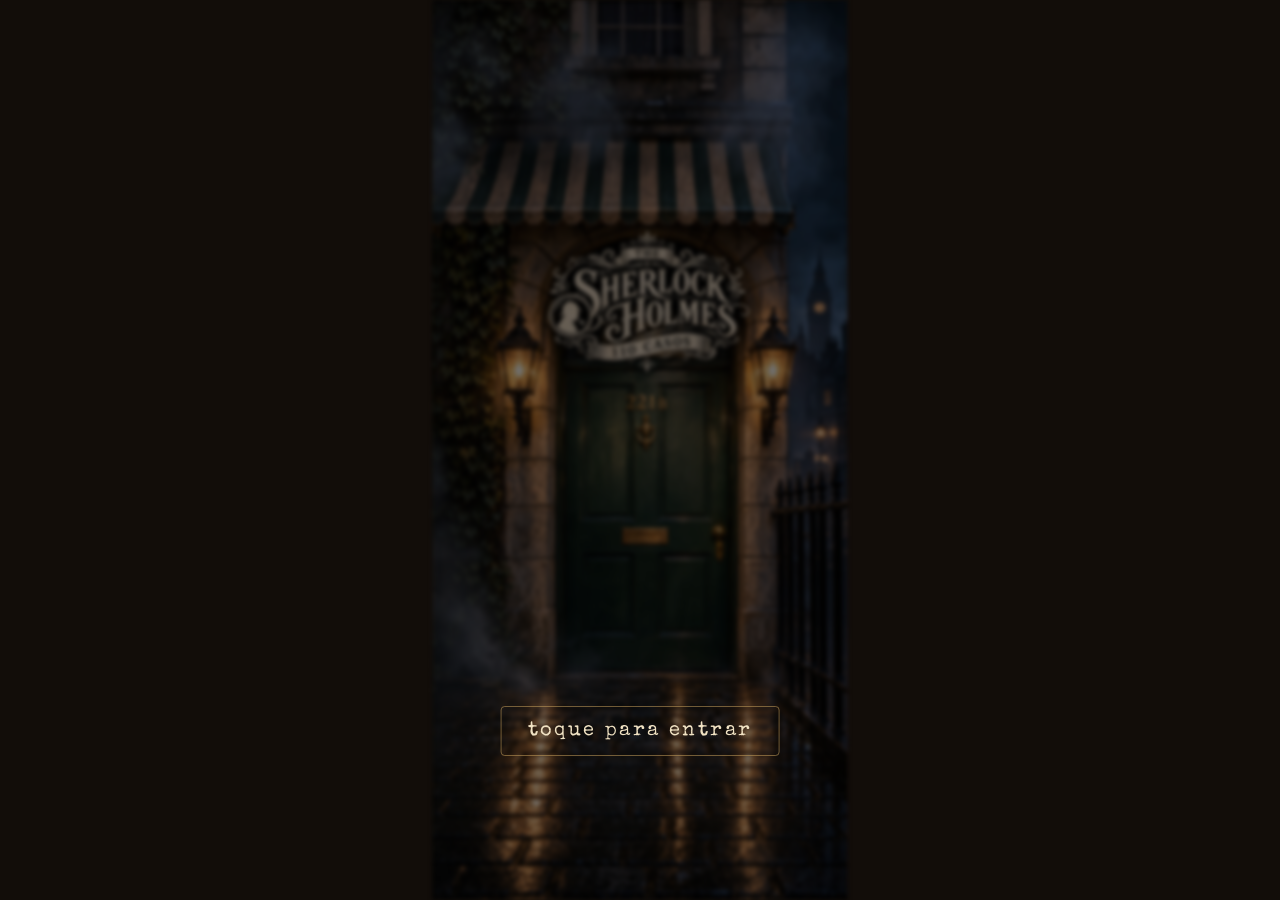
<file: index.html>
<!doctype html>
<html lang="pt-BR">
<head>
<meta charset="utf-8">
<meta name="viewport" content="width=device-width,initial-scale=1,maximum-scale=1,user-scalable=no,viewport-fit=cover">
<meta name="apple-mobile-web-app-capable" content="yes">
<meta name="mobile-web-app-capable" content="yes">
<meta name="apple-mobile-web-app-status-bar-style" content="black">
<meta name="apple-mobile-web-app-title" content="Sherlock 1895">
<meta name="theme-color" content="#120d09">
<title>Sherlock Holmes — Londres 1895</title>
<link rel="manifest" href="manifest.webmanifest">
<link rel="apple-touch-icon" href="assets/img/app-180.png">
<link rel="stylesheet" href="css/estilo.css?v=21">
</head>
<body>

<!-- Toque inicial: libera o som no iPhone -->
<section id="inicio" class="tela ativa">
  <div class="palco"><img src="assets/img/capa_sem_sombra.jpg" alt=""></div>
  <button id="btn-iniciar" class="toque-inicial">toque para entrar</button>
</section>

<!-- Abertura animada -->
<section id="abertura" class="tela">
  <div class="palco" id="palco-abertura">
    <img class="capa-base" src="assets/img/capa_sem_sombra.jpg" alt="">
    <img class="capa-sombra" src="assets/img/capa.jpg" alt="Porta do 221B Baker Street com a sombra de Sherlock Holmes">
    <div class="lampiao" style="left:20.5%;top:39.8%"></div>
    <div class="lampiao" style="left:81.6%;top:39.8%"></div>
    <canvas class="nevoa"></canvas>
    <nav class="menu-capa">
      <button data-ir="casos">CASOS</button>
      <button data-acao="manual">MANUAL</button>
      <button data-acao="info">INFO</button>
    </nav>
  </div>
  <button class="som" aria-label="Ligar ou desligar o som">♪</button>
</section>

<!-- Arquivo de casos (gaveta) -->
<section id="casos" class="tela">
  <div class="palco" id="palco-casos">
    <img src="assets/img/gaveta.jpg" alt="Arquivo de fichas de madeira com uma gaveta aberta">
    <div class="ficha-gaveta-janela">
      <div class="ficha-gaveta" id="ficha-gaveta">
        <div class="aba"><span id="fg-num">Nº 001</span></div>
        <div class="corpo">
          <div class="fg-titulo" id="fg-titulo">A CARTA SEM REMETENTE</div>
          <div class="fg-local" id="fg-local">221B Baker Street · 1895</div>
        </div>
      </div>
    </div>
    <div class="placa-gaveta" id="placa-gaveta">CASOS 001 – 011</div>
    <button class="seta seta-esq" aria-label="Caso anterior">‹</button>
    <button class="seta seta-dir" aria-label="Próximo caso">›</button>
    <div class="dica">toque na ficha para abrir · deslize para trocar</div>
  </div>
  <button class="voltar" data-ir="abertura">‹ voltar</button>
</section>

<!-- Ficha do caso -->
<section id="ficha" class="tela">
  <div class="palco" id="palco-ficha">
    <img src="assets/img/ficha.jpg" alt="Ficha de caso em papel envelhecido">
    <div class="f f-rotulo-num">CASO Nº</div>
    <div class="f f-num" id="f-num">001</div>
    <div class="f f-titulo" id="f-titulo"></div>
    <div class="f f-relato" id="f-relato"></div>
    <div class="f f-local" id="f-local"></div>
    <div class="f f-data" id="f-data"></div>
    <div class="f f-rotulo-obj">OBJETIVO:</div>
    <div class="f f-objetivo" id="f-objetivo"></div>
    <div class="f f-rotulo-sit">SITUAÇÃO</div>
    <div class="f f-situacao" id="f-situacao"></div>
    <button class="btn-caso" id="btn-ir-caso">IR PARA O CASO</button>
  </div>
  <button class="voltar" data-ir="casos">‹ arquivo</button>
</section>

<!-- Mapa -->
<section id="mapa" class="tela">
  <div id="mapa-viewport">
    <div id="mapa-mundo">
      <img id="mapa-geral" src="assets/img/mapa_geral.jpg" alt="Mapa de Londres em 1895" draggable="false">
      <div id="mapa-tiles"></div>
      <div id="mapa-noite"></div>
      <canvas id="mapa-luz"></canvas>
      <div id="mapa-papel"></div>
      <svg id="mapa-rota" viewBox="0 0 6620 3726"><defs><mask id="rota-mascara" maskUnits="userSpaceOnUse" x="-10000" y="-10000" width="30000" height="30000"><path id="rota-revela" d="" fill="none" stroke="#fff" stroke-linecap="round" stroke-linejoin="round"/></mask></defs><path id="rota-sombra" d=""/><path id="rota-linha" d="" mask="url(#rota-mascara)"/></svg>
      <div id="mapa-pontos"></div>
      <div id="mapa-fixos"></div>
    </div>
  </div>
  <div class="mapa-topo">
    <button class="voltar-mapa" data-ir="ficha">‹ ficha</button>
    <div class="mapa-caso" id="mapa-caso"></div>
  </div>
  <div class="hud">
    <div class="hud-dados"><span id="hud-libras">£ 10</span><span id="hud-hora">Dia 1 · 08:00</span><span id="hud-rep">Reputação 50</span></div>
    <button class="hud-caderno" id="btn-caderno">CADERNO</button>
  </div>
  <div class="mapa-dica" id="mapa-dica">aproxime e procure os locais do caso</div>
  <div class="painel" id="painel">
    <div class="painel-papel">
      <div class="painel-local" id="painel-local"></div>
      <div class="painel-texto" id="painel-texto"></div>
      <div class="painel-opcoes" id="painel-opcoes"></div>
      <button class="painel-fechar" id="painel-fechar">fechar</button>
    </div>
  </div>
  <button class="som" aria-label="Ligar ou desligar o som">♪</button>
</section>

<!-- Cartão-postal do local -->
<div class="cartao" id="cartao">
  <div class="cartao-papel">
    <div class="cartao-moldura">
      <div class="cartao-bairro" id="cartao-bairro"></div>
      <div class="cartao-foto"><img id="cartao-foto" alt=""></div>
      <div class="cartao-nome" id="cartao-nome"></div>
      <div class="cartao-texto" id="cartao-texto"></div>
      <div class="cartao-desafio" id="cartao-desafio"></div>
    </div>
    <button class="cartao-fechar" id="cartao-fechar">voltar ao mapa</button>
  </div>
</div>

<!-- Caderno do Sherlock -->
<div class="caderno" id="caderno">
  <div class="caderno-papel">
    <div class="caderno-topo">
      <select id="caderno-caso" aria-label="Página do caso"></select>
      <button id="caderno-fechar" aria-label="Fechar caderno">✕</button>
    </div>
    <div id="caderno-corpo"></div>
  </div>
</div>

<!-- Avisos (manual/info) -->
<div class="aviso" id="aviso"><div class="aviso-papel"><div id="aviso-texto"></div><button id="aviso-ok">ok</button></div></div>

<script src="data/casos.js?v=21"></script>
<script src="data/casos_cap1.js?v=21"></script>
<script src="js/audio.js?v=21"></script>
<script src="js/ruas.js?v=21"></script>
<script src="js/jogo.js?v=21"></script>
<script src="js/app.js?v=21"></script>
<script src="js/abertura.js?v=21"></script>
<script src="js/casos.js?v=21"></script>
<script src="data/lampioes.js?v=21"></script>
<script src="js/ambiente.js?v=21"></script>
<script src="js/mapa.js?v=21"></script>
</body>
</html>
</file>
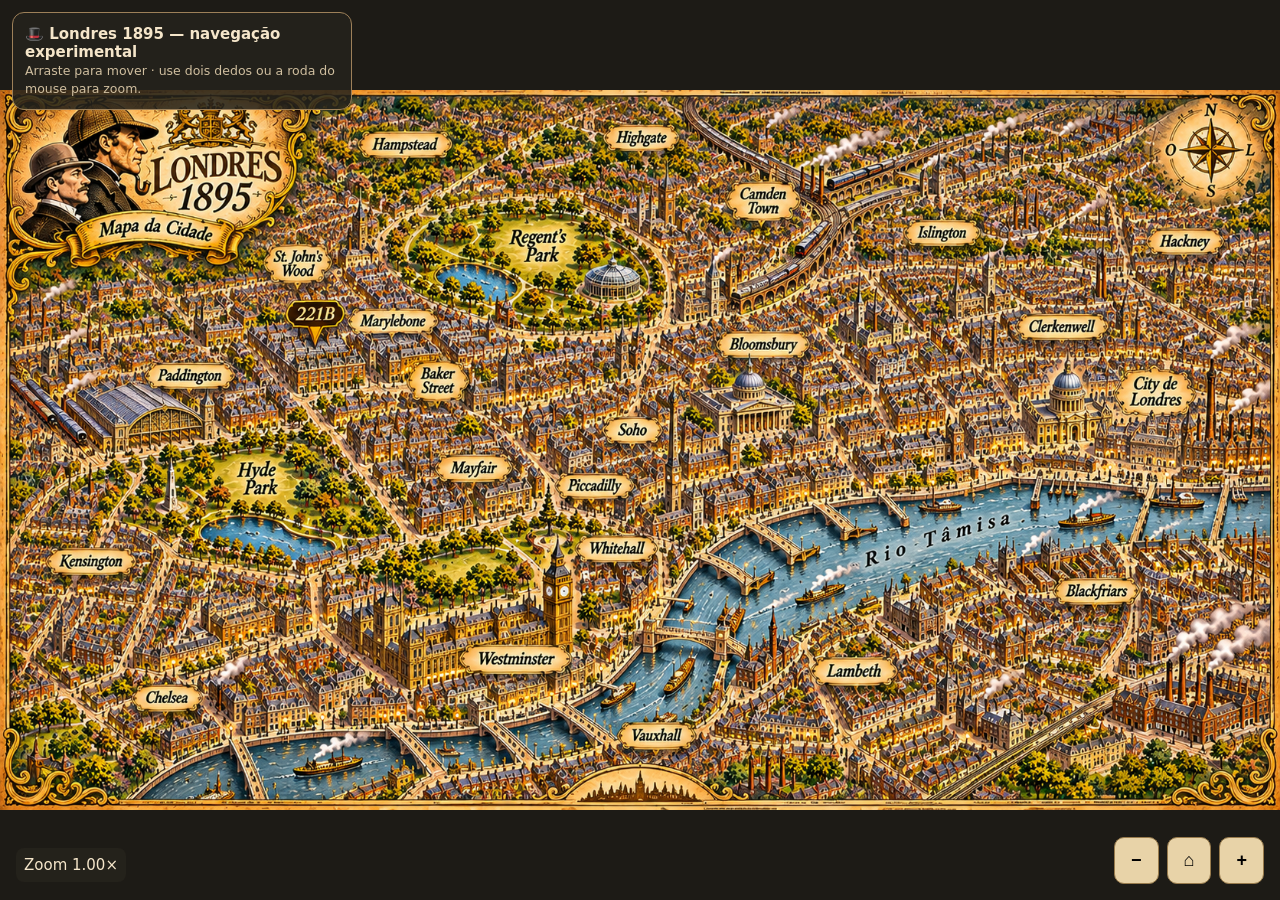
<file: legado/index.html>
<!doctype html><html lang="pt-BR"><meta charset="utf-8"><meta name="viewport" content="width=device-width,initial-scale=1,maximum-scale=1,user-scalable=no"><title>London 1895 — mapa navegável</title><style>*{box-sizing:border-box}body{margin:0;background:#1d1b16;color:#f5e6ca;font:15px system-ui}header{position:absolute;z-index:2;top:12px;left:12px;background:#26231cdd;border:1px solid #9d8059;border-radius:12px;padding:12px;max-width:340px}header strong{display:block}small{color:#d0bfa0}#viewport{position:absolute;inset:0;overflow:hidden;touch-action:none;cursor:grab}#map{position:absolute;left:0;top:0;transform-origin:0 0;will-change:transform;user-select:none;pointer-events:none}#map img{width:100%;height:100%;display:block}nav{position:absolute;bottom:16px;right:16px;display:flex;gap:8px}button{background:#e8d3a8;border:1px solid #987b4c;border-radius:10px;padding:12px 16px;font-weight:bold;font-size:18px}#scale{position:absolute;bottom:18px;left:16px;background:#26231cdd;border-radius:8px;padding:8px}</style><div id="viewport"><div id="map"><img src="mapa_mestre_original.png" draggable="false" alt="Mapa mestre de Londres em 1895"></div></div><header><strong>🎩 Londres 1895 — navegação experimental</strong><small>Arraste para mover · use dois dedos ou a roda do mouse para zoom.</small></header><div id="scale">Zoom <span id="zoom">1.0×</span></div><nav><button id="minus">−</button><button id="reset">⌂</button><button id="plus">+</button></nav><script>const vp=document.querySelector('#viewport'),el=document.querySelector('#map'),label=document.querySelector('#zoom');const W=1672,H=941;let scale=1,base=1,x=0,y=0,points=new Map(),prevDist=0;function bounds(){let vw=vp.clientWidth,vh=vp.clientHeight,mw=W*scale,mh=H*scale;x=mw<=vw?(vw-mw)/2:Math.min(0,Math.max(vw-mw,x));y=mh<=vh?(vh-mh)/2:Math.min(0,Math.max(vh-mh,y));}function draw(){bounds();el.style.width=W+'px';el.style.height=H+'px';el.style.transform=`translate(${x}px,${y}px) scale(${scale})`;label.textContent=(scale/base).toFixed(2)+'×';}function fit(){base=Math.min(vp.clientWidth/W,vp.clientHeight/H);scale=base;x=(vp.clientWidth-W*scale)/2;y=(vp.clientHeight-H*scale)/2;draw()}function zoomAt(f,cx,cy){let next=Math.max(base,Math.min(base*5,scale*f)),ratio=next/scale;x=cx-(cx-x)*ratio;y=cy-(cy-y)*ratio;scale=next;draw()}vp.addEventListener('wheel',e=>{e.preventDefault();zoomAt(Math.exp(-e.deltaY*.001),e.clientX,e.clientY)},{passive:false});vp.addEventListener('pointerdown',e=>{vp.setPointerCapture(e.pointerId);points.set(e.pointerId,[e.clientX,e.clientY]);prevDist=0});vp.addEventListener('pointermove',e=>{if(!points.has(e.pointerId))return;let old=points.get(e.pointerId);points.set(e.pointerId,[e.clientX,e.clientY]);if(points.size===1){x+=e.clientX-old[0];y+=e.clientY-old[1];draw()}else if(points.size===2){let p=[...points.values()],dist=Math.hypot(p[0][0]-p[1][0],p[0][1]-p[1][1]);if(prevDist)zoomAt(dist/prevDist,(p[0][0]+p[1][0])/2,(p[0][1]+p[1][1])/2);prevDist=dist}});for(let ev of ['pointerup','pointercancel'])vp.addEventListener(ev,e=>{points.delete(e.pointerId);prevDist=0});document.querySelector('#plus').onclick=()=>zoomAt(1.5,vp.clientWidth/2,vp.clientHeight/2);document.querySelector('#minus').onclick=()=>zoomAt(1/1.5,vp.clientWidth/2,vp.clientHeight/2);document.querySelector('#reset').onclick=fit;addEventListener('resize',fit);fit();</script></html>
</file>
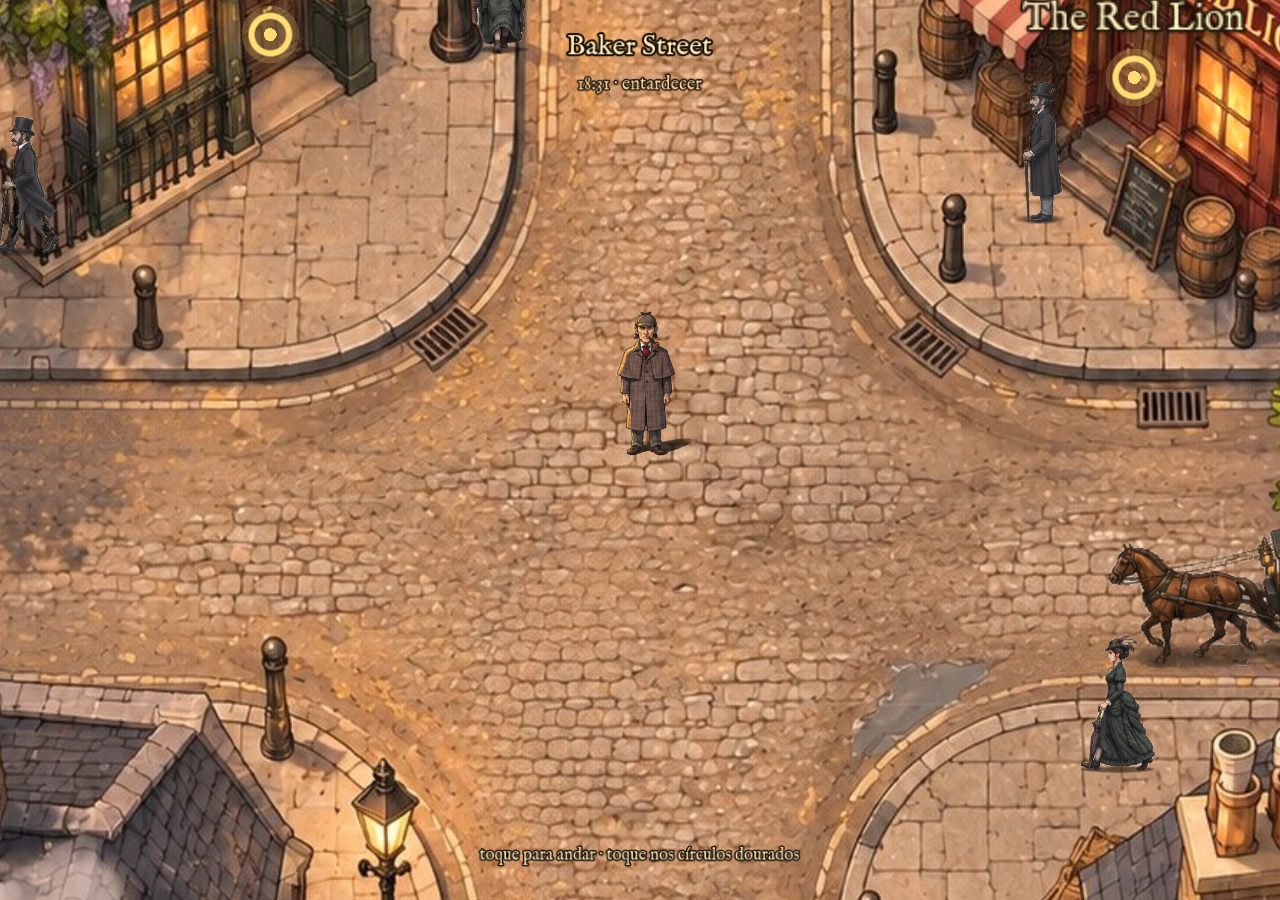
<file: prototipo/godot/index.html>
<!DOCTYPE html>
<html lang="en">
	<head>
		<meta charset="utf-8">
		<meta name="viewport" content="width=device-width, user-scalable=no, initial-scale=1.0">
		<title>Sherlock Holmes - Londres 1895</title>
		<style>
html, body, #canvas {
	margin: 0;
	padding: 0;
	border: 0;
}

body {
	color: white;
	background-color: black;
	overflow: hidden;
	touch-action: none;
}

#canvas {
	display: block;
}

#canvas:focus {
	outline: none;
}

#status, #status-splash, #status-progress {
	position: absolute;
	left: 0;
	right: 0;
}

#status, #status-splash {
	top: 0;
	bottom: 0;
}

#status {
	background-color: #242424;
	display: flex;
	flex-direction: column;
	justify-content: center;
	align-items: center;
	visibility: hidden;
}

#status-splash {
	max-height: 100%;
	max-width: 100%;
	margin: auto;
}

#status-progress, #status-notice {
	display: none;
}

#status-progress {
	bottom: 10%;
	width: 50%;
	margin: 0 auto;
}

#status-notice {
	background-color: #5b3943;
	border-radius: 0.5rem;
	border: 1px solid #9b3943;
	color: #e0e0e0;
	font-family: 'Noto Sans', 'Droid Sans', Arial, sans-serif;
	line-height: 1.3;
	margin: 0 2rem;
	overflow: hidden;
	padding: 1rem;
	text-align: center;
	z-index: 1;
}
		</style>
		<link id="-gd-engine-icon" rel="icon" type="image/png" href="index.icon.png" />
<link rel="apple-touch-icon" href="index.apple-touch-icon.png"/>
<meta name="apple-mobile-web-app-capable" content="yes">
	</head>
	<body>
		<canvas id="canvas">
			Your browser does not support the canvas tag.
		</canvas>

		<noscript>
			Your browser does not support JavaScript.
		</noscript>

		<div id="status">
			<img id="status-splash" src="index.png" alt="">
			<progress id="status-progress"></progress>
			<div id="status-notice"></div>
		</div>

		<script src="index.js"></script>
		<script>
const GODOT_CONFIG = {"args":[],"canvasResizePolicy":2,"ensureCrossOriginIsolationHeaders":true,"executable":"index","experimentalVK":false,"fileSizes":{"index.pck":13801264,"index.wasm":35376909},"focusCanvas":true,"gdextensionLibs":[]};
const GODOT_THREADS_ENABLED = false;
const engine = new Engine(GODOT_CONFIG);

(function () {
	const statusOverlay = document.getElementById('status');
	const statusProgress = document.getElementById('status-progress');
	const statusNotice = document.getElementById('status-notice');

	let initializing = true;
	let statusMode = '';

	function setStatusMode(mode) {
		if (statusMode === mode || !initializing) {
			return;
		}
		if (mode === 'hidden') {
			statusOverlay.remove();
			initializing = false;
			return;
		}
		statusOverlay.style.visibility = 'visible';
		statusProgress.style.display = mode === 'progress' ? 'block' : 'none';
		statusNotice.style.display = mode === 'notice' ? 'block' : 'none';
		statusMode = mode;
	}

	function setStatusNotice(text) {
		while (statusNotice.lastChild) {
			statusNotice.removeChild(statusNotice.lastChild);
		}
		const lines = text.split('\n');
		lines.forEach((line) => {
			statusNotice.appendChild(document.createTextNode(line));
			statusNotice.appendChild(document.createElement('br'));
		});
	}

	function displayFailureNotice(err) {
		console.error(err);
		if (err instanceof Error) {
			setStatusNotice(err.message);
		} else if (typeof err === 'string') {
			setStatusNotice(err);
		} else {
			setStatusNotice('An unknown error occured');
		}
		setStatusMode('notice');
		initializing = false;
	}

	const missing = Engine.getMissingFeatures({
		threads: GODOT_THREADS_ENABLED,
	});

	if (missing.length !== 0) {
		if (GODOT_CONFIG['serviceWorker'] && GODOT_CONFIG['ensureCrossOriginIsolationHeaders'] && 'serviceWorker' in navigator) {
			// There's a chance that installing the service worker would fix the issue
			Promise.race([
				navigator.serviceWorker.getRegistration().then((registration) => {
					if (registration != null) {
						return Promise.reject(new Error('Service worker already exists.'));
					}
					return registration;
				}).then(() => engine.installServiceWorker()),
				// For some reason, `getRegistration()` can stall
				new Promise((resolve) => {
					setTimeout(() => resolve(), 2000);
				}),
			]).catch((err) => {
				console.error('Error while registering service worker:', err);
			}).then(() => {
				window.location.reload();
			});
		} else {
			// Display the message as usual
			const missingMsg = 'Error\nThe following features required to run Godot projects on the Web are missing:\n';
			displayFailureNotice(missingMsg + missing.join('\n'));
		}
	} else {
		setStatusMode('progress');
		engine.startGame({
			'onProgress': function (current, total) {
				if (current > 0 && total > 0) {
					statusProgress.value = current;
					statusProgress.max = total;
				} else {
					statusProgress.removeAttribute('value');
					statusProgress.removeAttribute('max');
				}
			},
		}).then(() => {
			setStatusMode('hidden');
		}, displayFailureNotice);
	}
}());
		</script>
	</body>
</html>
</file>
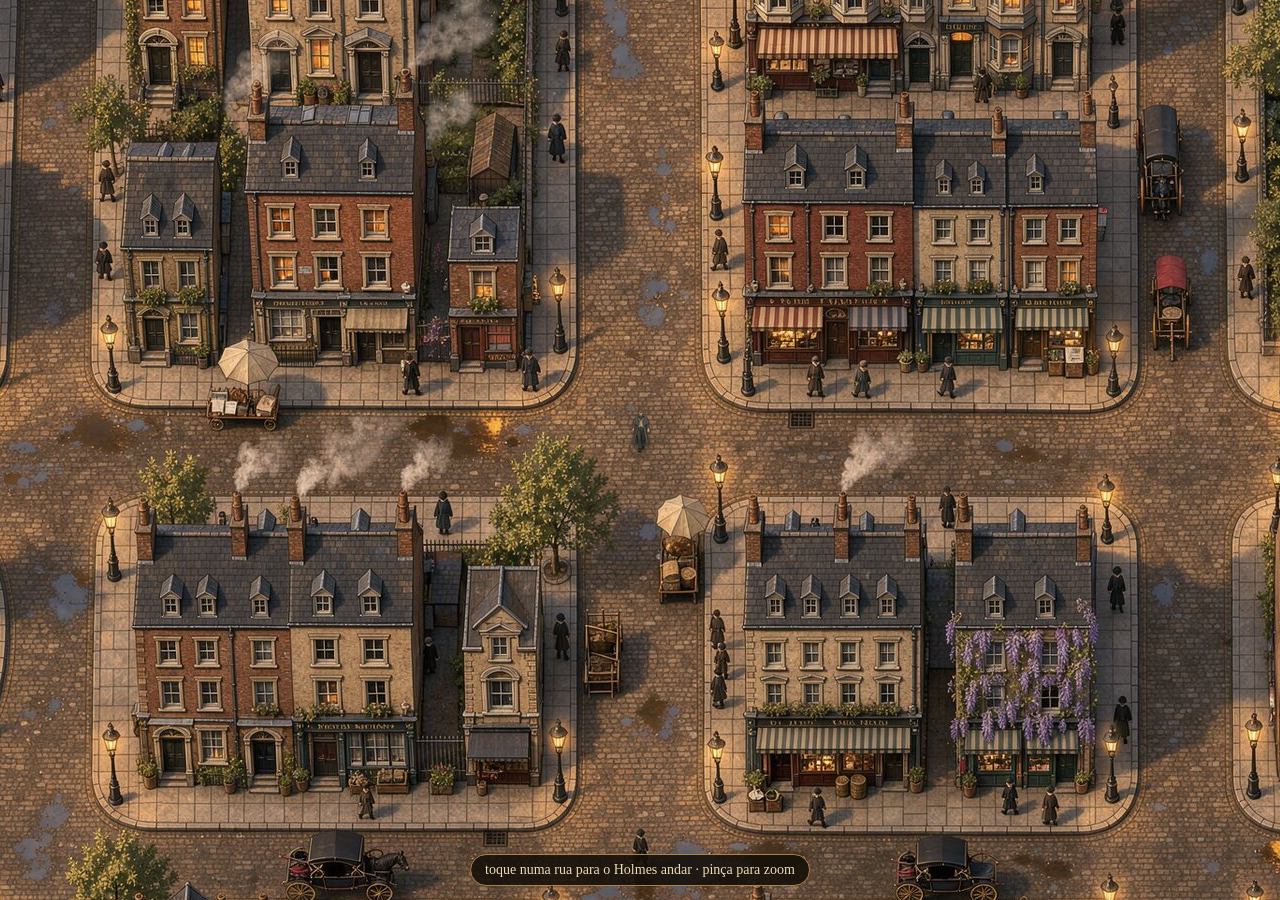
<file: prototipo/regiao/index.html>
<!doctype html>
<html lang="pt-BR">
<head>
<meta charset="utf-8">
<meta name="viewport" content="width=device-width,initial-scale=1,maximum-scale=1,user-scalable=no,viewport-fit=cover">
<meta name="apple-mobile-web-app-capable" content="yes">
<title>Protótipo · Marylebone</title>
<style>
html,body{margin:0;height:100%;background:#120d09;overflow:hidden;font-family:Georgia,serif;-webkit-user-select:none;user-select:none}
#vp{position:fixed;inset:0;overflow:hidden;touch-action:none}
#mundo{position:absolute;left:0;top:0;transform-origin:0 0}
#mapa{display:block;width:2560px;height:1440px;pointer-events:none}
#sh{position:absolute;left:0;top:0;width:96px;height:128px;margin:-122px 0 0 -48px;background:url(sherlock.png) 0 0/384px 512px;pointer-events:none;filter:drop-shadow(0 6px 4px rgba(0,0,0,.45))}
#alvo{position:absolute;width:26px;height:12px;margin:-6px 0 0 -13px;border:2px solid #f3d27a;border-radius:50%;opacity:0;pointer-events:none}
#alvo.on{animation:alvo .7s ease-out}
@keyframes alvo{from{opacity:1;transform:scale(.4)}to{opacity:0;transform:scale(1.6)}}
.dica{position:fixed;left:50%;bottom:calc(env(safe-area-inset-bottom) + 14px);transform:translateX(-50%);background:rgba(18,13,9,.85);color:#ecdcb4;border:1px solid #aa8246;border-radius:16px;padding:7px 14px;font-size:14px;white-space:nowrap}
</style>
</head>
<body>
<div id="vp"><div id="mundo"><img id="mapa" src="marylebone.jpg" alt="Marylebone, 1895" draggable="false"><div id="alvo"></div><div id="sh"></div></div></div>
<div class="dica">toque numa rua para o Holmes andar · pinça para zoom</div>
<script>
(() => {
  const MW = 2560, MH = 1440, CEL = 16, ESC = 0.32;  // tamanho do Holmes no mapa
  const vp = document.getElementById("vp"), mundo = document.getElementById("mundo"), sh = document.getElementById("sh"), alvo = document.getElementById("alvo");
  let s = 1, tx = 0, ty = 0, minS = 1, seguir = true;
  // ---------- grade de ruas ----------
  let GW = 0, GH = 0, rua = null;
  const img = new Image();
  img.onload = () => { const c = document.createElement("canvas"); c.width = GW = img.width; c.height = GH = img.height;
    const g = c.getContext("2d"); g.drawImage(img, 0, 0); const d = g.getImageData(0, 0, GW, GH).data;
    rua = new Uint8Array(GW * GH); for (let i = 0; i < GW * GH; i++) rua[i] = d[i * 4] > 128 ? 1 : 0; };
  img.src = "ruas.png";
  const naRua = (cx, cy) => { for (let r = 0; r < 12; r++) for (let dy = -r; dy <= r; dy++) for (let dx = -r; dx <= r; dx++) {
    const x = cx + dx, y = cy + dy; if (x >= 0 && y >= 0 && x < GW && y < GH && rua[y * GW + x]) return [x, y]; } return null; };
  function caminho(a, b) {
    const s0 = naRua(Math.floor(a.x / CEL), Math.floor(a.y / CEL)), e0 = naRua(Math.floor(b.x / CEL), Math.floor(b.y / CEL));
    if (!s0 || !e0) return null;
    const N = GW * GH, de = new Int32Array(N).fill(-1), vis = new Uint8Array(N), q = [s0[1] * GW + s0[0]], fim = e0[1] * GW + e0[0];
    vis[q[0]] = 1;
    for (let h = 0; h < q.length; h++) { const u = q[h]; if (u === fim) break; const ux = u % GW, uy = (u / GW) | 0;
      for (const [dx, dy] of [[1,0],[-1,0],[0,1],[0,-1]]) { const x = ux + dx, y = uy + dy; if (x < 0 || y < 0 || x >= GW || y >= GH) continue;
        const v = y * GW + x; if (!vis[v] && rua[v]) { vis[v] = 1; de[v] = u; q.push(v); } } }
    if (!vis[fim]) return null;
    const pts = []; for (let u = fim; u >= 0; u = de[u]) pts.push([(u % GW + .5) * CEL, (((u / GW) | 0) + .5) * CEL]);
    pts.reverse();
    // tira pontos no meio de retas
    const r = [pts[0]]; for (let i = 1; i < pts.length - 1; i++) { const [a, b, c] = [pts[i - 1], pts[i], pts[i + 1]]; if ((b[0] - a[0]) !== (c[0] - b[0]) || (b[1] - a[1]) !== (c[1] - b[1])) r.push(b); }
    r.push(pts[pts.length - 1]); return r;
  }
  // ---------- Holmes ----------
  const H = { x: 1045, y: 650, dir: "baixo", quadro: 0, rota: [], vel: 120 };
  const LIN = { baixo: 0, cima: 1, direita: 2, esquerda: 2 };
  function desenhaHolmes(andando) {
    const col = andando ? H.quadro : ({ baixo: 0, cima: 1, direita: 2, esquerda: 2 })[H.dir];
    const lin = andando ? LIN[H.dir] : 3;
    sh.style.backgroundPosition = `${-col * 96}px ${-lin * 128}px`;
    sh.style.transform = `translate(${H.x}px,${H.y}px) scale(${ESC}) ${H.dir === "esquerda" ? "scaleX(-1)" : ""}`;
    sh.style.transformOrigin = "48px 122px";
  }
  // ---------- câmera ----------
  function limites() { const vw = vp.clientWidth, vh = vp.clientHeight; minS = Math.max(vw / MW, vh / MH); s = Math.min(Math.max(s, minS), 3);
    tx = Math.min(0, Math.max(vw - MW * s, tx)); ty = Math.min(0, Math.max(vh - MH * s, ty)); }
  function aplicar() { limites(); mundo.style.transform = `translate(${tx}px,${ty}px) scale(${s})`; }
  function centrar() { tx = vp.clientWidth / 2 - H.x * s; ty = vp.clientHeight / 2 - H.y * s; aplicar(); }
  // ---------- laço ----------
  let t0 = performance.now(), acum = 0;
  function quadro(t) {
    const dt = Math.min(.05, (t - t0) / 1000); t0 = t;
    let andando = false;
    if (H.rota.length) {
      const [px, py] = H.rota[0], dx = px - H.x, dy = py - H.y, d = Math.hypot(dx, dy), passo = H.vel * dt;
      if (Math.abs(dx) > Math.abs(dy)) H.dir = dx > 0 ? "direita" : "esquerda"; else if (d > 0.1) H.dir = dy > 0 ? "baixo" : "cima";
      if (d <= passo) { H.x = px; H.y = py; H.rota.shift(); } else { H.x += dx / d * passo; H.y += dy / d * passo; }
      andando = true; acum += dt; if (acum > .14) { acum = 0; H.quadro = (H.quadro + 1) % 4; }
      if (seguir) { const vw = vp.clientWidth, vh = vp.clientHeight, ax = vw / 2 - H.x * s, ay = vh / 2 - H.y * s; tx += (ax - tx) * Math.min(1, dt * 4); ty += (ay - ty) * Math.min(1, dt * 4); aplicar(); }
    }
    desenhaHolmes(andando);
    requestAnimationFrame(quadro);
  }
  // ---------- gestos ----------
  const dedos = new Map(); let dist0 = 0, meio0 = null, moveu = false;
  vp.addEventListener("pointerdown", e => { vp.setPointerCapture(e.pointerId); dedos.set(e.pointerId, { x: e.clientX, y: e.clientY }); moveu = false;
    if (dedos.size === 2) { const [a, b] = [...dedos.values()]; dist0 = Math.hypot(a.x - b.x, a.y - b.y); meio0 = { x: (a.x + b.x) / 2, y: (a.y + b.y) / 2 }; } });
  vp.addEventListener("pointermove", e => { if (!dedos.has(e.pointerId)) return; const ant = dedos.get(e.pointerId), at = { x: e.clientX, y: e.clientY }; dedos.set(e.pointerId, at);
    if (dedos.size === 1) { if (Math.abs(at.x - ant.x) + Math.abs(at.y - ant.y) > 1) { moveu = true; seguir = false; } tx += at.x - ant.x; ty += at.y - ant.y; aplicar(); }
    else if (dedos.size === 2) { const [a, b] = [...dedos.values()], d = Math.hypot(a.x - b.x, a.y - b.y), m = { x: (a.x + b.x) / 2, y: (a.y + b.y) / 2 };
      const wx = (m.x - tx) / s, wy = (m.y - ty) / s; s = Math.min(Math.max(s * d / dist0, minS), 3); tx = m.x - wx * s; ty = m.y - wy * s; dist0 = d; aplicar(); moveu = true; } });
  function soltar(e) { if (!dedos.has(e.pointerId)) return; dedos.delete(e.pointerId);
    if (dedos.size === 0 && !moveu && rua) { const wx = (e.clientX - tx) / s, wy = (e.clientY - ty) / s, r = caminho(H, { x: wx, y: wy });
      if (r) { H.rota = r; seguir = true; alvo.style.left = r[r.length - 1][0] + "px"; alvo.style.top = r[r.length - 1][1] + "px"; alvo.classList.remove("on"); void alvo.offsetWidth; alvo.classList.add("on"); } } }
  vp.addEventListener("pointerup", soltar); vp.addEventListener("pointercancel", soltar);
  vp.addEventListener("wheel", e => { e.preventDefault(); const wx = (e.clientX - tx) / s, wy = (e.clientY - ty) / s; s = Math.min(Math.max(s * Math.exp(-e.deltaY * .0015), minS), 3); tx = e.clientX - wx * s; ty = e.clientY - wy * s; aplicar(); }, { passive: false });
  window.addEventListener("resize", aplicar);
  s = Math.max(vp.clientWidth / MW, vp.clientHeight / MH) * 1.6; centrar(); requestAnimationFrame(quadro);
  window._H = H; window._cam = () => ({ s, tx, ty });
})();
</script>
</body>
</html>
</file>
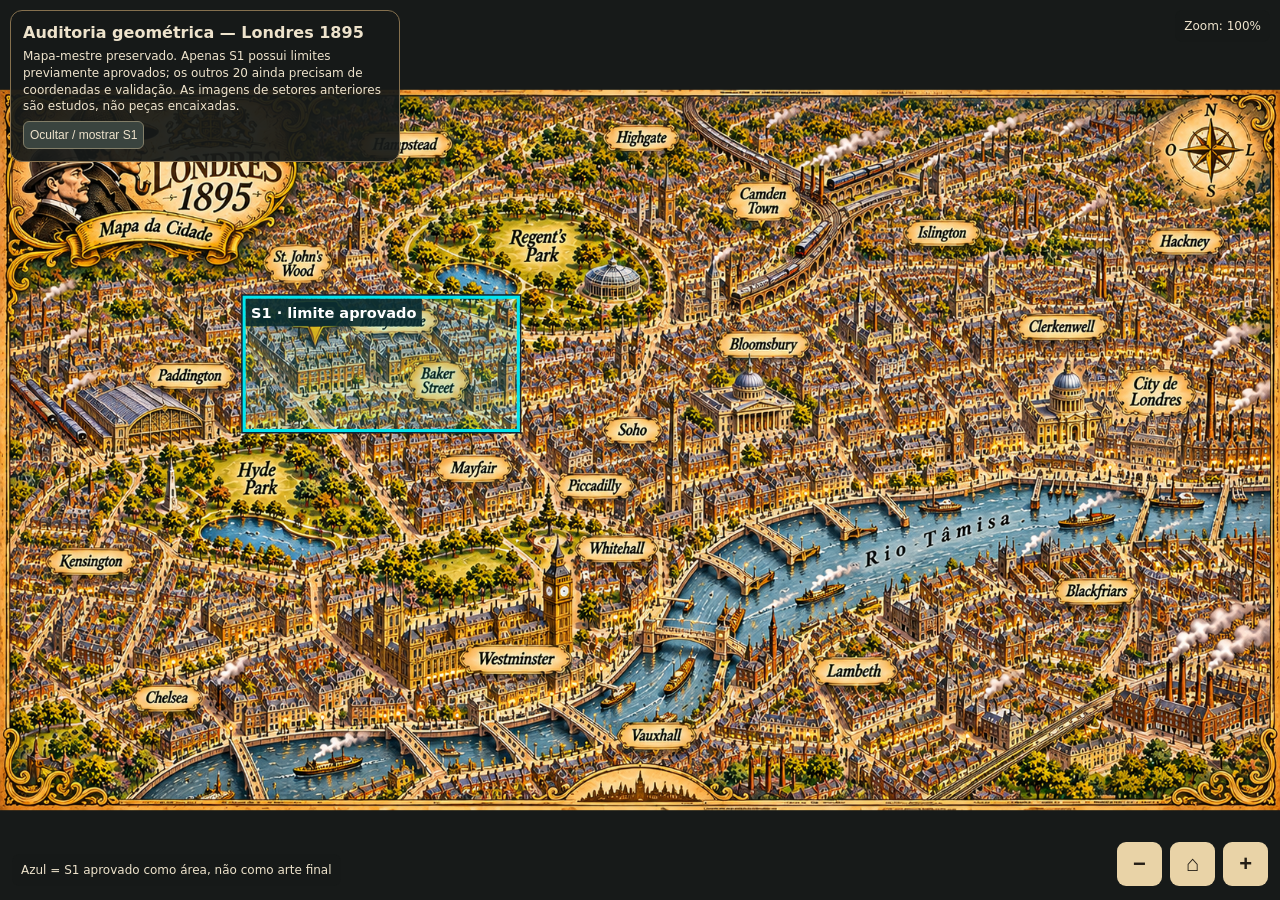
<file: auditoria.html>
<!doctype html><html lang="pt-BR"><meta charset="utf-8"><meta name="viewport" content="width=device-width,initial-scale=1,user-scalable=no"><title>Auditoria — Londres 1895</title><style>*{box-sizing:border-box}body{margin:0;background:#171a19;color:#eee3cc;font:14px system-ui}#view{position:fixed;inset:0;overflow:hidden;touch-action:none}#scene{position:absolute;left:0;top:0;transform-origin:0 0;width:1672px;height:941px}#scene img{width:100%;height:100%;display:block}#s1{position:absolute;left:317px;top:269px;width:362px;height:178px;border:4px solid #00e6ee;background:#00d8e022;box-shadow:0 0 0 2px #123}#s1 b{display:inline-block;background:#092c31e8;padding:7px;color:white;font-size:19px}header{position:fixed;top:10px;left:10px;z-index:2;max-width:min(390px,calc(100vw - 20px));background:#171a19ed;border:1px solid #85704e;border-radius:12px;padding:12px}header strong{display:block;font-size:16px}header p{margin:6px 0;font-size:12px;line-height:1.4}#toggle{font-size:12px;color:#eee3cc;background:#3a443f;border:1px solid #827e68;border-radius:6px;padding:6px}nav{position:fixed;right:12px;bottom:14px;display:flex;gap:8px}nav button{border:0;border-radius:9px;background:#e9d3a7;color:#241e16;font-weight:800;font-size:22px;padding:9px 16px}#legend{position:fixed;bottom:14px;left:12px;background:#171a19dc;padding:9px;border-radius:8px;font-size:12px;max-width:58vw}#info{position:fixed;top:10px;right:10px;background:#171a19e8;padding:9px;border-radius:8px;font-size:12px}</style><div id="view"><div id="scene"><img src="mapa_mestre_original.png" alt="Mapa mestre original de Londres 1895"><div id="s1"><b>S1 · limite aprovado</b></div></div></div><header><strong>Auditoria geométrica — Londres 1895</strong><p>Mapa-mestre preservado. Apenas S1 possui limites previamente aprovados; os outros 20 ainda precisam de coordenadas e validação. As imagens de setores anteriores são estudos, não peças encaixadas.</p><button id="toggle">Ocultar / mostrar S1</button></header><div id="info">Zoom: <span id="z">100%</span></div><div id="legend">Azul = S1 aprovado como área, não como arte final</div><nav><button id="minus">−</button><button id="reset">⌂</button><button id="plus">+</button></nav><script>const v=document.querySelector('#view'),s=document.querySelector('#scene'),z=document.querySelector('#z');let k=1,k0=1,x=0,y=0,pts=new Map(),dist=0;function clamp(){let w=1672*k,h=941*k;x=w<=v.clientWidth?(v.clientWidth-w)/2:Math.min(0,Math.max(v.clientWidth-w,x));y=h<=v.clientHeight?(v.clientHeight-h)/2:Math.min(0,Math.max(v.clientHeight-h,y))}function draw(){clamp();s.style.transform='translate('+x+'px,'+y+'px) scale('+k+')';z.textContent=Math.round(k/k0*100)+'%'}function fit(){k0=Math.min(v.clientWidth/1672,v.clientHeight/941);k=k0;x=(v.clientWidth-1672*k)/2;y=(v.clientHeight-941*k)/2;draw()}function zoom(f,cx,cy){let n=Math.min(k0*10,Math.max(k0,k*f)),r=n/k;x=cx-(cx-x)*r;y=cy-(cy-y)*r;k=n;draw()}v.addEventListener('pointerdown',e=>{v.setPointerCapture(e.pointerId);pts.set(e.pointerId,[e.clientX,e.clientY]);dist=0});v.addEventListener('pointermove',e=>{if(!pts.has(e.pointerId))return;let old=pts.get(e.pointerId);pts.set(e.pointerId,[e.clientX,e.clientY]);if(pts.size===1){x+=e.clientX-old[0];y+=e.clientY-old[1];draw()}else if(pts.size===2){let p=[...pts.values()],d=Math.hypot(p[0][0]-p[1][0],p[0][1]-p[1][1]);if(dist)zoom(d/dist,(p[0][0]+p[1][0])/2,(p[0][1]+p[1][1])/2);dist=d}});['pointerup','pointercancel'].forEach(ev=>v.addEventListener(ev,e=>{pts.delete(e.pointerId);dist=0}));v.addEventListener('wheel',e=>{e.preventDefault();zoom(Math.exp(-e.deltaY*.002),e.clientX,e.clientY)},{passive:false});document.querySelector('#plus').onclick=()=>zoom(1.5,v.clientWidth/2,v.clientHeight/2);document.querySelector('#minus').onclick=()=>zoom(1/1.5,v.clientWidth/2,v.clientHeight/2);document.querySelector('#reset').onclick=fit;document.querySelector('#toggle').onclick=()=>{let a=document.querySelector('#s1');a.style.display=a.style.display==='none'?'block':'none'};addEventListener('resize',fit);fit()</script></html>
</file>
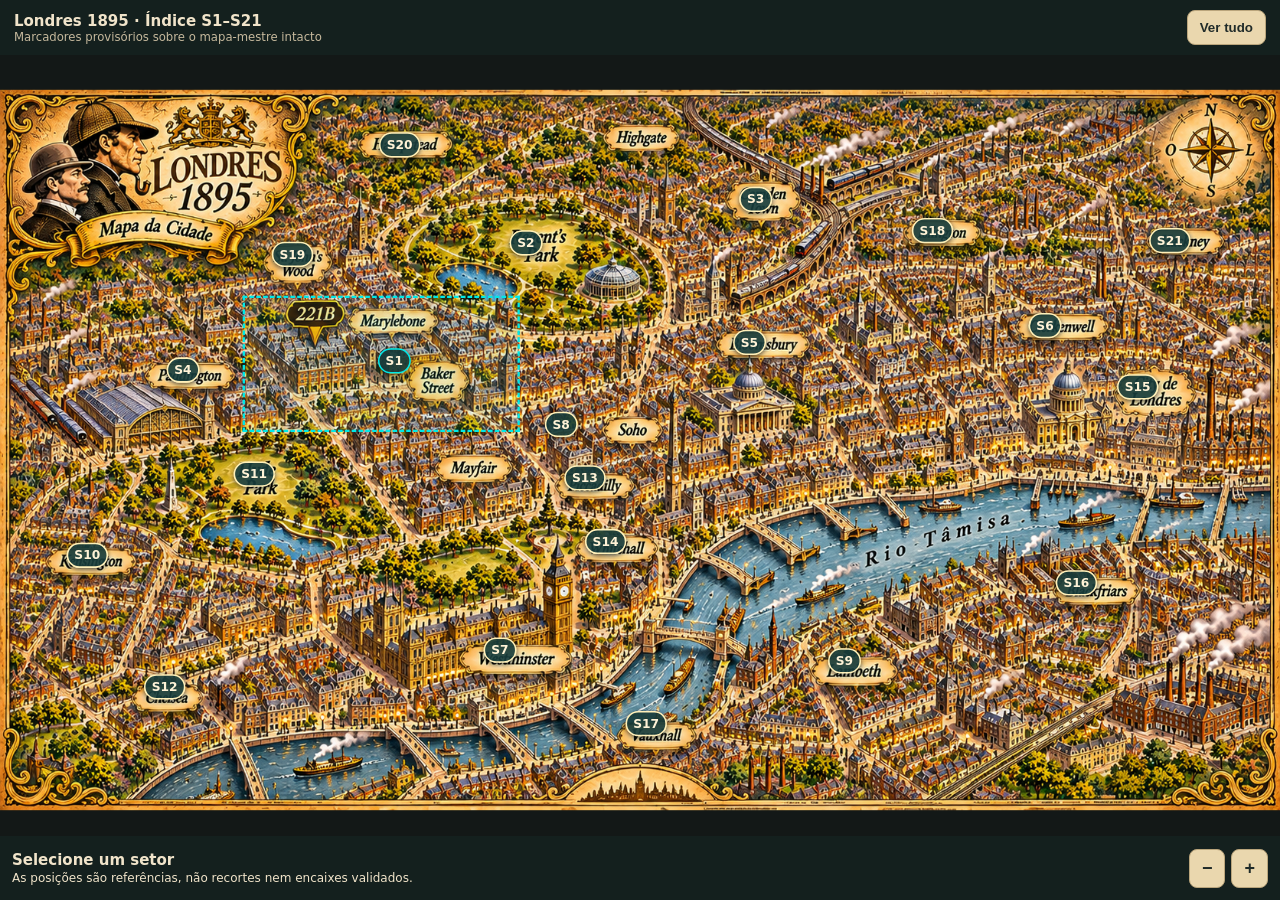
<file: setores.html>
<!doctype html><html lang="pt-BR"><meta charset="utf-8"><meta name="viewport" content="width=device-width,initial-scale=1"><title>Índice dos 21 setores — Londres 1895</title><style>*{box-sizing:border-box}body{margin:0;background:#131817;color:#f1e4ca;font:14px system-ui}header{position:fixed;z-index:10;top:0;left:0;right:0;padding:10px 14px;background:#15211ff0;display:flex;align-items:center;justify-content:space-between;gap:10px}header b{font-size:15px}header small{display:block;color:#c6b99d}button{cursor:pointer}#map{position:fixed;inset:64px 0 64px;overflow:hidden;touch-action:none}#scene{position:absolute;width:1672px;height:941px;transform-origin:0 0}#scene img{display:block;width:1672px;height:941px} .pin{position:absolute;border-radius:18px;border:2px solid #fff0b9;background:#173c3be9;color:#fff3d7;padding:5px 8px;font:bold 16px system-ui;transform:translate(-50%,-50%);box-shadow:0 2px 7px #000a;touch-action:none}.pin.selected{background:#ffe8a6;color:#182522;border-color:#124c51}.pin.approved{border-color:#00e8e8}#s1{position:absolute;left:317px;top:269px;width:362px;height:178px;border:3px dashed #00e8e8;background:#00ffff0d;pointer-events:none}footer{position:fixed;bottom:0;left:0;right:0;min-height:64px;background:#15211ff2;display:flex;align-items:center;justify-content:space-between;gap:10px;padding:8px 12px}#detail{font-size:12px;line-height:1.35;max-width:72%}#detail b{font-size:15px}footer button,header button{border:1px solid #baa57c;border-radius:8px;background:#ead7ae;color:#202b29;font-weight:bold;padding:9px 12px}#controls{display:flex;gap:6px}#controls button{font-size:18px;padding:8px 12px}</style><header><div><b>Londres 1895 · Índice S1–S21</b><small>Marcadores provisórios sobre o mapa-mestre intacto</small></div><button id="reset">Ver tudo</button></header><div id="map"><div id="scene"><img src="mapa_mestre_original.png" alt="Mapa mestre original"><div id="s1"></div></div></div><footer><div id="detail"><b>Selecione um setor</b><div>As posições são referências, não recortes nem encaixes validados.</div></div><div id="controls"><button id="minus">−</button><button id="plus">+</button></div></footer><script>const places=[["S1","Baker Street / Marylebone",515,354],["S2","Regent’s Park",687,200],["S3","Camden",987,143],["S4","Paddington",239,366],["S5","Bloomsbury",979,330],["S6","Clerkenwell",1365,308],["S7","Westminster",653,732],["S8","Soho / Mayfair",733,437],["S9","Lambeth / Southwark",1103,746],["S10","Kensington",114,608],["S11","Hyde Park",332,502],["S12","Chelsea",215,780],["S13","Piccadilly",764,507],["S14","Whitehall",791,590],["S15","City de Londres",1486,388],["S16","Blackfriars",1406,644],["S17","Vauxhall",844,828],["S18","Islington",1218,184],["S19","St John’s Wood",382,215],["S20","Hampstead",522,72],["S21","Hackney",1528,197]];const v=document.querySelector('#map'),s=document.querySelector('#scene'),d=document.querySelector('#detail');let scale=1,fitScale=1,tx=0,ty=0,pts=new Map(),lastDist=0;function clamp(){let w=1672*scale,h=941*scale;tx=w<v.clientWidth?(v.clientWidth-w)/2:Math.min(0,Math.max(v.clientWidth-w,tx));ty=h<v.clientHeight?(v.clientHeight-h)/2:Math.min(0,Math.max(v.clientHeight-h,ty))}function render(){clamp();s.style.transform='translate('+tx+'px,'+ty+'px) scale('+scale+')'}function fit(){fitScale=Math.min(v.clientWidth/1672,v.clientHeight/941);scale=fitScale;tx=(v.clientWidth-1672*scale)/2;ty=(v.clientHeight-941*scale)/2;render()}function zoom(f,x,y){let next=Math.min(fitScale*8,Math.max(fitScale,scale*f)),r=next/scale;tx=x-(x-tx)*r;ty=y-(y-ty)*r;scale=next;render()}for(const [id,name,x,y]of places){const b=document.createElement('button');b.className='pin'+(id==='S1'?' approved':'');b.textContent=id;b.style.left=x+'px';b.style.top=y+'px';b.addEventListener('click',()=>{document.querySelectorAll('.pin').forEach(e=>e.classList.remove('selected'));b.classList.add('selected');d.innerHTML='<b>'+id+' · '+name+'</b><div>'+(id==='S1'?'Limite anterior indicado em azul; arte ainda não validada.':'Ponto de referência provisório; limites ainda não definidos.')+'</div>';let target=Math.max(scale,fitScale*2.4);scale=target;tx=v.clientWidth/2-x*scale;ty=v.clientHeight/2-y*scale;render()});s.append(b)}v.addEventListener('pointerdown',e=>{if(e.target.closest('.pin'))return;v.setPointerCapture(e.pointerId);pts.set(e.pointerId,[e.clientX,e.clientY]);lastDist=0});v.addEventListener('pointermove',e=>{if(!pts.has(e.pointerId))return;const old=pts.get(e.pointerId);pts.set(e.pointerId,[e.clientX,e.clientY]);if(pts.size===1){tx+=e.clientX-old[0];ty+=e.clientY-old[1];render()}else if(pts.size===2){const p=[...pts.values()],dist=Math.hypot(p[0][0]-p[1][0],p[0][1]-p[1][1]);if(lastDist)zoom(dist/lastDist,(p[0][0]+p[1][0])/2,(p[0][1]+p[1][1])/2);lastDist=dist}});for(const ev of ['pointerup','pointercancel'])v.addEventListener(ev,e=>{pts.delete(e.pointerId);lastDist=0});v.addEventListener('wheel',e=>{e.preventDefault();zoom(Math.exp(-e.deltaY*.002),e.clientX,e.clientY)},{passive:false});document.querySelector('#reset').onclick=fit;document.querySelector('#plus').onclick=()=>zoom(1.5,v.clientWidth/2,v.clientHeight/2);document.querySelector('#minus').onclick=()=>zoom(1/1.5,v.clientWidth/2,v.clientHeight/2);addEventListener('resize',fit);fit()</script></html>
</file>
<file: css/estilo.css>
@font-face{font-family:"Maquina";src:url("../assets/fonts/SpecialElite.ttf") format("truetype");font-display:swap}
:root{--tinta:#261c14;--vermelho:#7d1914;--papel:#eadec2;--latao:#c9a25c;--noite:#120d09}
*{box-sizing:border-box;-webkit-tap-highlight-color:transparent}
html,body{margin:0;height:100%;background:var(--noite);color:#f1e3c4;overflow:hidden;overscroll-behavior:none;
  font-family:"Maquina","Courier New",monospace;-webkit-user-select:none;user-select:none;touch-action:manipulation}
button{font-family:inherit;cursor:pointer}

/* ---------- telas ---------- */
.tela{position:fixed;inset:0;opacity:0;visibility:hidden;transition:opacity .7s ease,visibility 0s linear .7s;background:var(--noite);overflow:hidden}
.tela.ativa{opacity:1;visibility:visible;transition:opacity .7s ease,visibility 0s}

/* palco = arte em tamanho "cover", com tudo posicionado em % por cima */
.palco{position:absolute;left:50%;top:50%;transform:translate(-50%,-50%);container-type:size}
.palco>img{position:absolute;inset:0;width:100%;height:100%;display:block;pointer-events:none}

/* ---------- início ---------- */
#inicio .palco img{filter:brightness(.45) blur(2px)}
.toque-inicial{position:absolute;left:50%;bottom:16%;transform:translateX(-50%);background:none;border:1px solid #c9a25c88;
  color:#f1e3c4;font-size:20px;letter-spacing:.12em;padding:14px 26px;border-radius:4px;animation:pulsar 2.4s ease-in-out infinite}
@keyframes pulsar{0%,100%{opacity:.45}50%{opacity:1}}

/* ---------- abertura ---------- */
.capa-sombra{transition:opacity 3.5s ease-in-out}
.lampiao{position:absolute;width:30cqw;height:30cqw;transform:translate(-50%,-50%);border-radius:50%;pointer-events:none;
  background:radial-gradient(circle,rgba(255,196,110,.55) 0%,rgba(255,160,70,.22) 30%,rgba(255,140,60,0) 68%);mix-blend-mode:screen}
.nevoa{position:absolute;inset:0;width:100%;height:100%;pointer-events:none;mix-blend-mode:screen;opacity:.85}
.menu-capa{position:absolute;left:50%;top:58%;transform:translateX(-50%);display:flex;flex-direction:column;gap:3.2cqw;width:34cqw}
.menu-capa button{background:rgba(22,30,24,.72);border:1px solid rgba(201,162,92,.55);color:#eadcbc;font-size:4.4cqw;letter-spacing:.18em;
  padding:2.6cqw 0;border-radius:2cqw;box-shadow:0 0 3cqw rgba(0,0,0,.6) inset;opacity:0;animation:surgir 1.2s ease forwards}
.menu-capa button:nth-child(2){animation-delay:.25s}.menu-capa button:nth-child(3){animation-delay:.5s}
.menu-capa button:active{background:rgba(70,52,30,.85)}
@keyframes surgir{from{opacity:0;transform:translateY(2cqw)}to{opacity:1;transform:none}}
.som{position:absolute;right:14px;top:calc(env(safe-area-inset-top) + 12px);width:40px;height:40px;border-radius:50%;
  background:rgba(0,0,0,.45);border:1px solid #c9a25c77;color:#eadcbc;font-size:18px;z-index:5}
.som.mudo{opacity:.45;text-decoration:line-through}

/* ---------- casos (gaveta) ---------- */
.ficha-gaveta-janela{position:absolute;left:25.66%;width:48.68%;top:33.48%;height:21.13%;overflow:hidden}
.ficha-gaveta{position:absolute;left:0;top:6.9cqw;width:100%;height:46.05cqw;transition:transform .7s cubic-bezier(.2,.8,.2,1),opacity .4s;filter:drop-shadow(1cqw 1.2cqw 1.2cqw rgba(0,0,0,.55))}
.ficha-gaveta.escondida{transform:translateY(32cqw)}
.ficha-gaveta .aba{position:absolute;left:1.97cqw;top:0;width:19.7cqw;height:8.55cqw;background:var(--papel);border:2px solid #967d5a;border-bottom:none;border-radius:1cqw 1cqw 0 0;
  color:var(--vermelho);font-size:4.5cqw;padding:1.2cqw 0 0 2cqw}
.ficha-gaveta .corpo{position:absolute;left:0;right:0;top:6.3cqw;bottom:0;background:var(--papel);border:2px solid #967d5a;border-radius:.7cqw;
  background-image:linear-gradient(transparent 2.7cqw,rgba(190,90,80,.7) 2.7cqw,rgba(190,90,80,.7) calc(2.7cqw + 2px),transparent calc(2.7cqw + 2px)),
  repeating-linear-gradient(transparent 0,transparent calc(3.16cqw - 2px),rgba(168,188,205,.9) calc(3.16cqw - 2px),rgba(168,188,205,.9) 3.16cqw);background-position:0 0,0 9.5cqw}
.fg-titulo{position:absolute;left:2.6cqw;right:2cqw;top:2.6cqw;color:var(--tinta);font-size:5cqw;line-height:1.13}
.fg-local{position:absolute;left:2.6cqw;top:14.6cqw;color:#55412d;font-size:2.63cqw}
.placa-gaveta{position:absolute;left:49.6%;top:71.6%;transform:translate(-50%,-50%);color:#28190f;font-size:3.55cqw;white-space:nowrap;text-shadow:0 1px 0 rgba(255,235,190,.35)}
.seta{position:absolute;top:44%;width:11cqw;height:11cqw;border-radius:50%;background:rgba(0,0,0,.35);border:1px solid #c9a25c66;color:#eadcbc;font-size:7cqw;line-height:1}
.seta-esq{left:6%}.seta-dir{right:6%}
.seta:disabled{opacity:.2}
.dica{position:absolute;left:0;right:0;top:94%;text-align:center;color:#e1cda0;font-size:2.8cqw;opacity:.85}
.voltar{white-space:nowrap;position:absolute;left:12px;top:calc(env(safe-area-inset-top) + 12px);background:rgba(0,0,0,.45);border:1px solid #c9a25c77;color:#eadcbc;
  font-size:15px;padding:9px 14px;border-radius:20px;z-index:5}

/* ---------- ficha ---------- */
.f{position:absolute;color:var(--tinta);line-height:1.2;white-space:pre-wrap}
.f-rotulo-num{left:43.2%;top:18.75%;font-size:4.47cqw}
.f-num{left:71.2%;top:18.45%;font-size:5.4cqw;color:var(--vermelho)}
.f-titulo{left:41.4%;top:24.55%;width:43.4%;font-size:4.74cqw;line-height:1.18}
.f-relato{left:15.5%;top:31.9%;width:69.3%;font-size:2.76cqw;line-height:1.38;min-height:11%}
.f-relato.digitando::after{content:"▌";animation:cursor .8s steps(1) infinite}
@keyframes cursor{50%{opacity:0}}
.f-local{left:15.8%;top:44.83%;font-size:2.3cqw;max-width:30.5%;overflow:hidden;white-space:nowrap;text-overflow:ellipsis}
.f-data{left:49.7%;top:44.83%;font-size:2.3cqw}
.f-rotulo-obj{left:15.8%;top:51.3%;font-size:2.9cqw}
.f-objetivo{left:15.8%;top:53.9%;width:49%;font-size:2.9cqw;line-height:1.59}
.f-rotulo-sit{left:67.2%;top:51.4%;font-size:2.5cqw}
.f-situacao{left:67.2%;top:54.6%;font-size:3.55cqw;color:var(--vermelho)}
.btn-caso{position:absolute;left:28.3%;top:62.9%;width:43.4%;height:4.84%;background:#3e281a;border:2px solid #aa8246;border-radius:1.2cqw;
  color:#ecdcb4;font-size:3.95cqw;letter-spacing:.06em;box-shadow:0 .6cqw 1.4cqw rgba(0,0,0,.45)}
.btn-caso:active{transform:translateY(1px);background:#55371f}

/* ---------- mapa ---------- */
#mapa{background:#1b140d}
#mapa-viewport{position:absolute;inset:0;z-index:0;overflow:hidden;touch-action:none}
#mapa-mundo{position:absolute;inset:0;overflow:hidden;isolation:isolate}
#mapa-geral{position:absolute;left:0;top:0;display:block;pointer-events:none}
#mapa-tiles{position:absolute;inset:0;z-index:1;isolation:isolate;pointer-events:none;transition:opacity .25s linear}
#mapa-tiles img{position:absolute;left:0;top:0;display:block;pointer-events:none}
#mapa-area{position:absolute;inset:0;pointer-events:none;transition:opacity .35s}
.area-caso{position:absolute;width:900px;height:900px;margin:-450px 0 0 -450px;border-radius:50%;border:36px solid rgba(217,72,58,.95);box-shadow:0 0 80px 20px rgba(217,72,58,.45);
  background:radial-gradient(circle,rgba(217,72,58,.38),rgba(217,72,58,.08) 70%);animation:area 2.4s ease-in-out infinite}
@keyframes area{0%,100%{transform:scale(.9);opacity:.6}50%{transform:scale(1.05);opacity:1}}
#mapa-pontos{position:absolute;inset:0;z-index:4;pointer-events:none;transition:opacity .35s}
.ponto{position:absolute;width:0;height:0;pointer-events:auto}
.ponto button{position:absolute;left:0;top:0;width:44px;height:44px;margin:-22px 0 0 -22px;border-radius:50%;border:3px solid #fff3d6;
  background:radial-gradient(circle at 35% 30%,#d9483a,#7d1914);box-shadow:0 0 0 0 rgba(217,72,58,.6),0 3px 8px rgba(0,0,0,.6);
  animation:batida 2s ease-out infinite;transform-origin:center;color:#fff3d6;font-size:18px}
.ponto.visitado button{background:radial-gradient(circle at 35% 30%,#a8916a,#5b4a32);animation:none}
.ponto .rotulo{position:absolute;left:0;top:26px;transform:translateX(-50%);white-space:nowrap;background:rgba(30,20,12,.82);color:#f1e3c4;
  font-size:13px;padding:3px 8px;border-radius:4px;pointer-events:none}
@keyframes batida{0%{box-shadow:0 0 0 0 rgba(217,72,58,.65),0 3px 8px rgba(0,0,0,.6)}70%{box-shadow:0 0 0 18px rgba(217,72,58,0),0 3px 8px rgba(0,0,0,.6)}100%{box-shadow:0 0 0 0 rgba(217,72,58,0),0 3px 8px rgba(0,0,0,.6)}}
.mapa-topo{position:absolute;left:0;right:0;top:0;padding:calc(env(safe-area-inset-top) + 10px) 12px 10px;display:flex;gap:10px;align-items:center;
  background:linear-gradient(rgba(18,13,9,.85),rgba(18,13,9,0));pointer-events:none}
.mapa-topo>*{pointer-events:auto}
.voltar-mapa{white-space:nowrap;flex:none;background:rgba(0,0,0,.5);border:1px solid #c9a25c77;color:#eadcbc;font-size:15px;padding:9px 14px;border-radius:20px}
.mapa-caso{font-size:14px;line-height:1.25;color:#f1e3c4;text-shadow:0 1px 3px #000;margin-right:52px}
.mapa-dica{position:absolute;left:50%;bottom:calc(env(safe-area-inset-bottom) + 18px);transform:translateX(-50%);background:rgba(18,13,9,.8);
  border:1px solid #c9a25c55;padding:9px 14px;border-radius:18px;font-size:13px;white-space:nowrap;transition:opacity .4s;pointer-events:none}
.painel{position:absolute;left:0;right:0;bottom:0;transform:translateY(105%);transition:transform .45s cubic-bezier(.2,.8,.2,1);z-index:6;
  padding:0 10px calc(env(safe-area-inset-bottom) + 10px)}
.painel.aberto{transform:none}
.painel-papel{background:var(--papel);color:var(--tinta);border-radius:10px 10px 6px 6px;padding:18px 18px 14px;box-shadow:0 -6px 24px rgba(0,0,0,.6);
  max-height:62vh;overflow:auto;border:2px solid #967d5a}
.painel-local{font-size:20px;color:var(--vermelho);margin-bottom:8px}
.painel-texto{font-size:15px;line-height:1.5;white-space:pre-wrap}
.painel-opcoes{display:flex;flex-direction:column;gap:8px;margin-top:12px}
.painel-opcoes button{background:#3e281a;color:#ecdcb4;border:1px solid #aa8246;border-radius:6px;padding:11px 12px;font-size:15px;text-align:left}
.painel-fechar{margin-top:12px;background:none;border:none;color:#6b5236;font-size:14px;text-decoration:underline;width:100%}

/* ---------- aviso ---------- */
.aviso{position:fixed;inset:0;background:rgba(0,0,0,.6);display:none;align-items:center;justify-content:center;z-index:20;padding:24px}
.aviso.aberto{display:flex}
.aviso-papel{background:var(--papel);color:var(--tinta);border-radius:6px;padding:20px;max-width:420px;font-size:15px;line-height:1.5;border:2px solid #967d5a;white-space:pre-wrap}
.aviso-papel button{margin-top:14px;background:#3e281a;color:#ecdcb4;border:1px solid #aa8246;border-radius:6px;padding:9px 18px;font-size:15px}

/* ---------- investigação: rota, marcadores fixos, Holmes ---------- */
#mapa-rota{position:absolute;z-index:3;left:0;top:0;width:100%;height:100%;pointer-events:none;overflow:visible}
#mapa-rota{display:none}
#mapa-rota.ativa{display:block}
#rota-linha{fill:none;stroke:#3a2212;stroke-linecap:round;stroke-linejoin:round}
#rota-sombra{display:none}
#rota-linha.barco{stroke:#1d3a57}
#rota-linha.pe{stroke:#3a2212}
#mapa-fixos{position:absolute;inset:0;z-index:5;pointer-events:none}
.ponto.feito button{background:radial-gradient(circle at 35% 30%,#c9a25c,#6b4e22);animation:none}
.ponto.fixo button{width:62px;height:62px;margin:-31px 0 0 -31px;border-radius:50%;padding:6px;animation:none;
  background:#efe2c2 radial-gradient(circle at 40% 35%,#f8efda,#e2d0a8);border:2px solid #3a2212;outline:1px solid #3a2212;outline-offset:-6px;
  box-shadow:0 4px 10px rgba(0,0,0,.6);display:flex;align-items:center;justify-content:center}
.ponto.fixo button img{max-width:40px;max-height:42px;display:block}
.ponto.fixo.yard button{background:#efe2c2 radial-gradient(circle at 40% 35%,#f8efda,#e2d0a8)}
.ponto.fixo .rotulo{top:35px}
.ponto.sherlock{pointer-events:none;z-index:5}
.sherlock-icone{position:absolute;left:0;top:0;width:58px;height:58px;margin:-88px 0 0 -29px;border-radius:50%;
  background:#efe2c2 radial-gradient(circle at 40% 35%,#f8efda,#e2d0a8);border:2px solid #3a2212;outline:1px solid #3a2212;outline-offset:-6px;
  display:flex;align-items:center;justify-content:center;box-shadow:0 5px 12px rgba(0,0,0,.55)}
.sherlock-icone img{width:42px;height:42px;object-fit:contain;display:block}
.sherlock-icone.viajando{width:66px;height:66px;margin:-96px 0 0 -33px}
.sherlock-icone.viajando img{width:52px;height:52px}
.sherlock-icone::after{content:"";position:absolute;left:50%;bottom:-13px;margin-left:-8px;border:8px solid transparent;border-top-color:#3a2212;border-bottom:0}
.ponto.destaque button{animation:destaque 1.6s ease-out 2}
@keyframes destaque{0%{box-shadow:0 0 0 0 rgba(255,230,160,.95)}100%{box-shadow:0 0 0 46px rgba(255,230,160,0)}}

/* ---------- HUD ---------- */
.hud{position:absolute;left:0;right:0;bottom:0;padding:10px 12px calc(env(safe-area-inset-bottom) + 12px);display:flex;align-items:flex-end;gap:10px;
  background:linear-gradient(rgba(18,13,9,0),rgba(18,13,9,.85));pointer-events:none;z-index:3}
.hud>*{pointer-events:auto}
.hud-dados{display:flex;flex-wrap:wrap;gap:6px;flex:1}
.hud-dados span{background:rgba(18,13,9,.82);border:1px solid #c9a25c66;border-radius:14px;padding:5px 10px;font-size:13px;white-space:nowrap}
.hud-caderno{flex:none;background:#3e281a;border:2px solid #aa8246;color:#ecdcb4;border-radius:10px;padding:12px 14px;font-size:15px;letter-spacing:.06em;box-shadow:0 4px 12px rgba(0,0,0,.5)}
.mapa-dica{bottom:calc(env(safe-area-inset-bottom) + 96px)}
.painel{z-index:7}
.painel-opcoes button{display:flex;align-items:center;gap:10px}
.painel-opcoes button:disabled{opacity:.45}
.op-icone{width:40px;height:34px;flex:none;display:flex;align-items:center;justify-content:center;background:#efe2c2;border-radius:5px;padding:2px}
.op-icone img{max-width:100%;max-height:100%;display:block}
.op-nome{flex:1}
.op-info{font-size:13px;color:#d9c49a;white-space:nowrap}

/* ---------- cartão-postal ---------- */
.cartao{position:fixed;inset:0;z-index:15;background:rgba(10,7,4,.78);overflow:auto;display:none;padding:calc(env(safe-area-inset-top) + 16px) 12px calc(env(safe-area-inset-bottom) + 20px)}
.cartao.aberto{display:block;animation:cartao .45s cubic-bezier(.2,.8,.2,1)}
@keyframes cartao{from{opacity:0;transform:translateY(30px) rotate(-1deg)}to{opacity:1;transform:none}}
.cartao-papel{max-width:520px;margin:0 auto;background:#e9dcc0 radial-gradient(ellipse at 30% 20%,rgba(255,250,235,.6),rgba(0,0,0,0) 60%);color:var(--tinta);
  border-radius:14px;padding:12px;box-shadow:0 12px 40px rgba(0,0,0,.7),inset 0 0 60px rgba(120,85,40,.25)}
.cartao-moldura{border:1.5px solid #8a6a3e;outline:1px solid #8a6a3e;outline-offset:-6px;border-radius:6px;padding:14px 14px 18px}
.cartao-bairro{text-align:center;font-size:12px;letter-spacing:.32em;color:#6b5236;margin-bottom:10px}
.cartao-bairro::before,.cartao-bairro::after{content:" ◆ ";letter-spacing:0;color:#a8865a}
.cartao-foto{border:1px solid #8a6a3e;padding:5px;background:#dccdaa;box-shadow:inset 0 0 0 1px #f4ead2}
.cartao-foto img{display:block;width:100%;aspect-ratio:3/2;object-fit:cover;filter:sepia(.55) contrast(1.05) brightness(.95)}
.cartao-nome{text-align:center;font-size:13px;letter-spacing:.28em;color:#6b5236;margin:10px 0 12px;padding-bottom:10px;border-bottom:1px solid #b89c70}
.cartao-texto{font-size:15px;line-height:1.55;white-space:pre-wrap}
.cartao-desafio{margin-top:14px}
.desafio-tipo{display:inline-block;font-size:12px;letter-spacing:.2em;color:#f1e3c4;background:var(--vermelho);padding:3px 8px;border-radius:3px}
.desafio-enunciado{font-size:15px;line-height:1.5;margin:8px 0 10px}
.desafio-linha{display:flex;gap:8px}
.desafio-linha input{flex:1;min-width:0;font:inherit;font-size:17px;padding:10px;border:1.5px solid #8a6a3e;border-radius:6px;background:#f6eedb;color:var(--tinta);-webkit-user-select:text;user-select:text}
.desafio-linha button,.cartao-acao{background:#3e281a;color:#ecdcb4;border:1.5px solid #aa8246;border-radius:6px;padding:10px 16px;font-size:16px}
.cartao-acao{display:block;width:100%;margin-top:12px;letter-spacing:.06em}
.desafio-msg{min-height:1.2em;font-size:13px;color:var(--vermelho);margin-top:6px}
.cartao-desafio.errou .desafio-linha{animation:tremer .35s}
@keyframes tremer{25%{transform:translateX(-6px)}50%{transform:translateX(6px)}75%{transform:translateX(-3px)}}
.desafio-dica{background:none;border:none;color:#6b5236;text-decoration:underline;font-size:13px;padding:4px 0}
.desafio-dica:empty{display:none}
.desafio-dica-texto{font-size:14px;font-style:italic;color:#5a4128;margin:4px 0 0}
.pista-anotada{border:1.5px dashed var(--vermelho);border-radius:6px;padding:10px 12px;background:rgba(125,25,20,.06)}
.pista-anotada b{color:var(--vermelho);font-size:13px;letter-spacing:.12em}
.pista-anotada p{margin:6px 0 0;font-size:15px;line-height:1.5}
.pista-anotada.nova{animation:carimbo .5s cubic-bezier(.3,1.6,.5,1)}
@keyframes carimbo{from{transform:scale(1.3);opacity:0}to{transform:none;opacity:1}}
.cartao-fechar{display:block;margin:12px auto 0;background:none;border:none;color:#6b5236;font-size:14px;text-decoration:underline}
.yard-item{border-bottom:1px dotted #a8865a;padding:6px 0}
.yard-item b{font-size:13px;color:#6b5236}
.yard-item p{margin:3px 0 0;font-size:15px;white-space:pre-wrap}
.yard-aviso{font-size:14px;color:var(--vermelho)}
.yard-resultado{border:2px solid;border-radius:6px;padding:12px}
.yard-resultado.certo{border-color:#4d6b2e;background:rgba(77,107,46,.08)}
.yard-resultado.errado{border-color:var(--vermelho);background:rgba(125,25,20,.06)}
.yard-resultado b{letter-spacing:.12em}
.yard-resultado p{white-space:pre-wrap;font-size:15px;line-height:1.5}

/* ---------- caderno (livro de arquivo) ---------- */
@font-face{font-family:"Fell";src:url("../assets/fonts/IMFell.woff2") format("woff2");font-display:swap}
@font-face{font-family:"Fell";font-style:italic;src:url("../assets/fonts/IMFell-Italic.woff2") format("woff2");font-display:swap}
@font-face{font-family:"FellSC";src:url("../assets/fonts/IMFellSC.woff2") format("woff2");font-display:swap}
.caderno{position:fixed;inset:0;z-index:16;background:rgba(10,7,4,.82);display:none;padding:calc(env(safe-area-inset-top) + 10px) 8px calc(env(safe-area-inset-bottom) + 10px)}
.caderno.aberto{display:block;animation:cartao .4s cubic-bezier(.2,.8,.2,1)}
.caderno-papel{height:100%;max-width:620px;margin:0 auto;display:flex;flex-direction:column;border-radius:4px 10px 10px 4px;overflow:hidden;
  background:#3b2416;padding:0 0 0 10px;box-shadow:0 14px 44px rgba(0,0,0,.75);border:1px solid #1e120a}
.caderno-topo{display:flex;gap:8px;align-items:center;padding:8px 8px 8px 6px;background:#3b2416}
.caderno-topo select{flex:1;min-width:0;font-family:"FellSC",serif;font-size:15px;padding:6px 8px;background:#2a180d;border:1px solid #a8823f;border-radius:4px;color:#e9d6a8}
.caderno-topo button{background:none;border:none;font-size:22px;color:#e9d6a8;padding:2px 8px}
#caderno-corpo{flex:1;overflow:auto;-webkit-overflow-scrolling:touch;border-radius:2px 8px 8px 2px;
  background-color:#e8dcc0;background-image:radial-gradient(ellipse at 20% 10%,rgba(255,250,232,.7),rgba(0,0,0,0) 55%),radial-gradient(ellipse at 90% 95%,rgba(120,80,30,.25),rgba(0,0,0,0) 50%);
  box-shadow:inset 18px 0 22px -14px rgba(60,35,10,.55),inset 0 0 70px rgba(110,75,30,.3)}
.livro{padding:18px 18px 26px 22px;color:#2b1d12;font-family:"Fell",Georgia,serif}
.lv-cab{display:flex;gap:14px;align-items:center}
.lv-selo{flex:none;width:78px;padding:7px 4px;background:#1f1610;color:#e8d8b0;text-align:center;border:2px solid #1f1610;outline:1px solid #c9a96a;outline-offset:-5px;
  font-family:"FellSC",serif;line-height:1.1;box-shadow:2px 3px 6px rgba(0,0,0,.35)}
.lv-selo small{display:block;font-size:9px;letter-spacing:.12em;opacity:.8}
.lv-selo span{display:block;font-size:12px;letter-spacing:.1em;margin-top:4px}
.lv-selo b{display:block;font-size:24px;font-weight:normal;margin:1px 0 3px}
.lv-titulos{flex:1;min-width:0}
.lv-sobre{font-family:"FellSC",serif;font-size:13px;letter-spacing:.06em;color:#4a3420;text-align:center}
.lv-sobre small{display:block;font-size:10px;letter-spacing:.2em;color:#7a5a36;margin-top:1px}
.lv-cab h2{font-family:"Fell",serif;font-weight:normal;font-size:30px;line-height:1.02;margin:6px 0 0;text-align:center;color:#1d130b;letter-spacing:.01em}
.lv-orn{display:flex;align-items:center;gap:10px;margin:12px 0;color:#6b4a28}
.lv-orn::before,.lv-orn::after{content:"";flex:1;height:0;border-top:1px solid #8a6a40;border-bottom:1px solid #8a6a40;padding-top:2px}
.lv-orn span{font-size:20px;line-height:1}
.lv-orn.mini span{font-size:10px;letter-spacing:.3em}
.lv-ficha{display:grid;grid-template-columns:1fr 1fr;gap:8px 16px;margin:0 0 6px}
.lv-ficha dt{font-family:"FellSC",serif;font-size:12px;letter-spacing:.1em;color:#6b2a1a}
.lv-ficha dd{margin:0;font-style:italic;font-size:16px;border-bottom:1px dotted #9a7b52}
.lv-perg{margin-top:10px}
.lv-perg h3{font-family:"FellSC",serif;font-weight:normal;font-size:18px;color:#6b2a1a;margin:0 0 6px;letter-spacing:.03em;line-height:1.2}
.lv-perg h3 em{font-style:normal}
.lv-pistas{list-style:none;margin:0 0 10px;padding:0}
.lv-pistas li{position:relative;padding-left:26px;margin:6px 0;font-size:16px;line-height:1.38}
.lv-pistas li::before{content:"☞";position:absolute;left:0;top:-2px;font-size:20px;color:#3a2516}
.lv-pistas li b{font-family:"FellSC",serif;font-weight:normal;color:#3a2516}
.lv-pistas li.vazia{font-style:italic;color:#8a7458;padding-left:0}
.lv-pistas li.vazia::before{content:none}
.lv-nota{position:relative;margin:8px 4px 4px 6px;padding:14px 12px 10px;background:#efe3c3 linear-gradient(transparent 0 26px,rgba(130,100,60,.18) 26px 27px) 0 34px/100% 27px;
  border:1px solid #b89c6c;box-shadow:2px 4px 8px rgba(60,35,10,.3);transform:rotate(-.6deg)}
.lv-clipe{position:absolute;left:14px;top:-12px;width:14px;height:34px;border:3px solid #7d7468;border-radius:8px;border-bottom-color:transparent;background:none}
.lv-nota label{display:block;font-family:"FellSC",serif;font-size:12px;letter-spacing:.12em;color:#6b2a1a;margin:0 0 4px 18px}
.lv-nota textarea{display:block;width:100%;font-family:"Maquina",monospace;font-size:16px;line-height:27px;border:none;background:transparent;color:#1f2f52;resize:vertical;
  padding:0;outline:none;-webkit-user-select:text;user-select:text;min-height:81px}
.lv-nota textarea::placeholder{color:#a08a68}
.lv-pe{margin-top:22px;display:flex;flex-direction:column;align-items:center;gap:14px}
.lv-carimbo{width:124px;height:124px;border-radius:50%;border:3px double #9a2b1e;color:#9a2b1e;display:flex;flex-direction:column;align-items:center;justify-content:center;
  text-align:center;transform:rotate(-12deg);font-family:"FellSC",serif;opacity:.82;box-shadow:inset 0 0 0 6px rgba(154,43,30,.12)}
.lv-carimbo span{font-size:8.5px;letter-spacing:.1em}
.lv-carimbo b{font-weight:normal;font-size:12px;line-height:1.05;margin:5px 0;border-top:1px solid;border-bottom:1px solid;padding:3px 4px}
.lv-carimbo.ok{color:#2f5a2a;border-color:#2f5a2a}
.lv-rodape{width:100%;text-align:center;font-family:"FellSC",serif;font-size:12px;letter-spacing:.18em;color:#5a3f22;border:1px solid #8a6a40;padding:6px;outline:1px solid #8a6a40;outline-offset:2px}
@media (min-width:700px){ .livro{padding:26px 34px} .lv-cab h2{font-size:38px} }

/* ---------- dia e noite ---------- */
#mapa-noite{position:absolute;inset:0;z-index:2;pointer-events:none;opacity:0;mix-blend-mode:multiply;
  background:radial-gradient(ellipse 120% 90% at 50% 45%,#3a4a7a,#141a38 70%,#080b1c)}
#mapa-luz{position:absolute;inset:0;width:100%;height:100%;z-index:2;pointer-events:none}
#hud-hora{cursor:pointer}

/* ---------- viagem: o mapa vira gravura antiga ---------- */
#mapa-tiles,#mapa-geral{transition:filter .9s ease}
#mapa.mapa-antigo #mapa-tiles,#mapa.mapa-antigo #mapa-geral{filter:sepia(.9) saturate(.5) contrast(1.18) brightness(1.04)}
#mapa-papel{position:absolute;inset:0;z-index:2;pointer-events:none;opacity:0;transition:opacity .9s ease;mix-blend-mode:multiply;
  background:radial-gradient(ellipse 85% 75% at 50% 50%,rgba(240,226,190,0) 45%,rgba(120,88,40,.55) 100%),linear-gradient(rgba(214,196,150,.35),rgba(214,196,150,.35))}
#mapa.mapa-antigo #mapa-papel{opacity:1}
#mapa.mapa-antigo #mapa-luz{opacity:.35}

/* ---------- fichas com origem (vi / prova / ouvi / boato) ---------- */
.ficha-cartao{position:relative;background:#f4ead2;border:1px solid #b89c6c;border-left:5px solid #6b4a28;border-radius:3px;padding:8px 10px 8px 10px;margin:8px 0;
  box-shadow:1px 2px 5px rgba(60,35,10,.25);font-size:14px;line-height:1.4;color:#2b1d12}
.ficha-cartao b{display:block;font-family:"FellSC",serif;font-weight:normal;font-size:13px;color:#4a3420;margin:2px 0 3px;padding-right:92px}
.ficha-cartao p{margin:0}
.ficha-selo{display:inline-block;font-family:"Maquina",monospace;font-size:10px;letter-spacing:.12em;padding:2px 6px;border:1.5px solid;border-radius:2px;white-space:nowrap}
.ficha-cartao .ficha-selo{position:absolute;right:8px;top:7px;transform:rotate(3deg)}
.o-vi{--c:#2f5a2a}.o-prova{--c:#1f3f6b}.o-ouvi{--c:#8a5a12}.o-boato{--c:#8a2318}
.ficha-cartao.o-vi,.ficha-cartao.o-prova,.ficha-cartao.o-ouvi,.ficha-cartao.o-boato{border-left-color:var(--c)}
.ficha-cartao .ficha-selo,.lv-opcao .ficha-selo{color:var(--c);border-color:var(--c)}
.ficha-cartao.o-boato{background:#f1e5cf repeating-linear-gradient(-45deg,transparent 0 9px,rgba(138,35,24,.035) 9px 18px)}
.anotadas{border:1.5px dashed var(--vermelho);border-radius:6px;padding:8px 10px;margin:10px 0;background:rgba(125,25,20,.04)}
.anotadas.nova{animation:carimbo .5s cubic-bezier(.3,1.6,.5,1)}
.anotadas-tit{color:var(--vermelho);font-size:12px;letter-spacing:.12em}
.lv-quadro h3,.lv-perg h3{font-family:"FellSC",serif;font-weight:normal;font-size:18px;color:#6b2a1a;margin:0 0 6px}
.lv-quadro h3 em{font-style:normal}
.lv-legenda{font-size:12.5px;line-height:1.7;color:#5a4128;margin:0 0 6px}
.lv-legenda i{font-style:normal;font-family:"Maquina",monospace;font-size:10px;border:1.5px solid var(--c);color:var(--c);padding:1px 4px;border-radius:2px}
.lv-grade .ficha-cartao:nth-child(odd){transform:rotate(-.5deg)}.lv-grade .ficha-cartao:nth-child(even){transform:rotate(.4deg)}
.vazia{font-style:italic;color:#8a7458;font-size:14px;margin:4px 0}
.lv-base{font-size:12.5px;color:#6b2a1a;margin:2px 0 4px;font-style:italic}
.lv-ligar{background:#3e281a;color:#ecdcb4;border:1px solid #aa8246;border-radius:5px;padding:7px 12px;font-size:13px;margin:4px 0 6px}
.lv-ligar:empty{display:none}
.lv-escolha{display:flex;flex-direction:column;gap:6px;margin-bottom:6px}
.lv-opcao{display:grid;grid-template-columns:auto auto 1fr;gap:8px;align-items:start;background:#f6eedb;border:1px solid #b89c6c;border-radius:4px;padding:7px 8px;font-size:13.5px;line-height:1.35}
.lv-opcao input{width:20px;height:20px;margin:0;accent-color:#6b2a1a}
</file>
